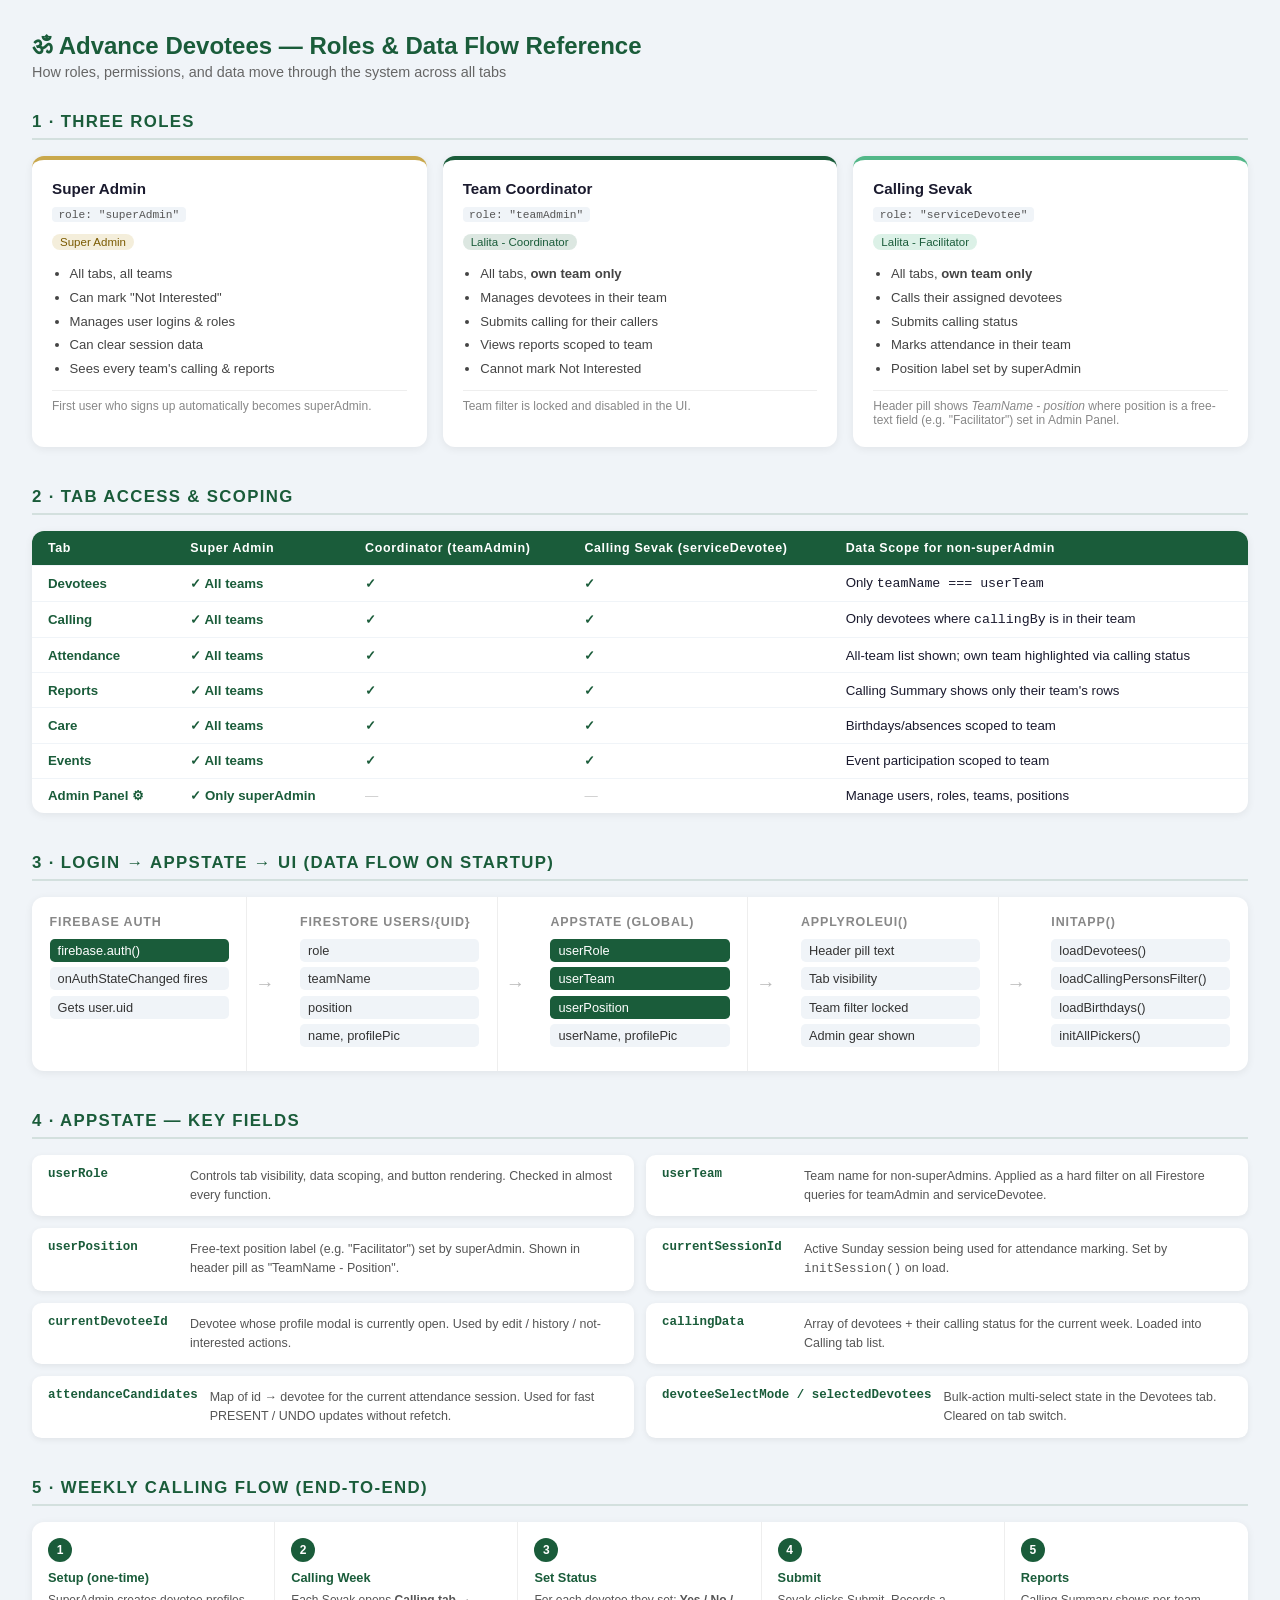
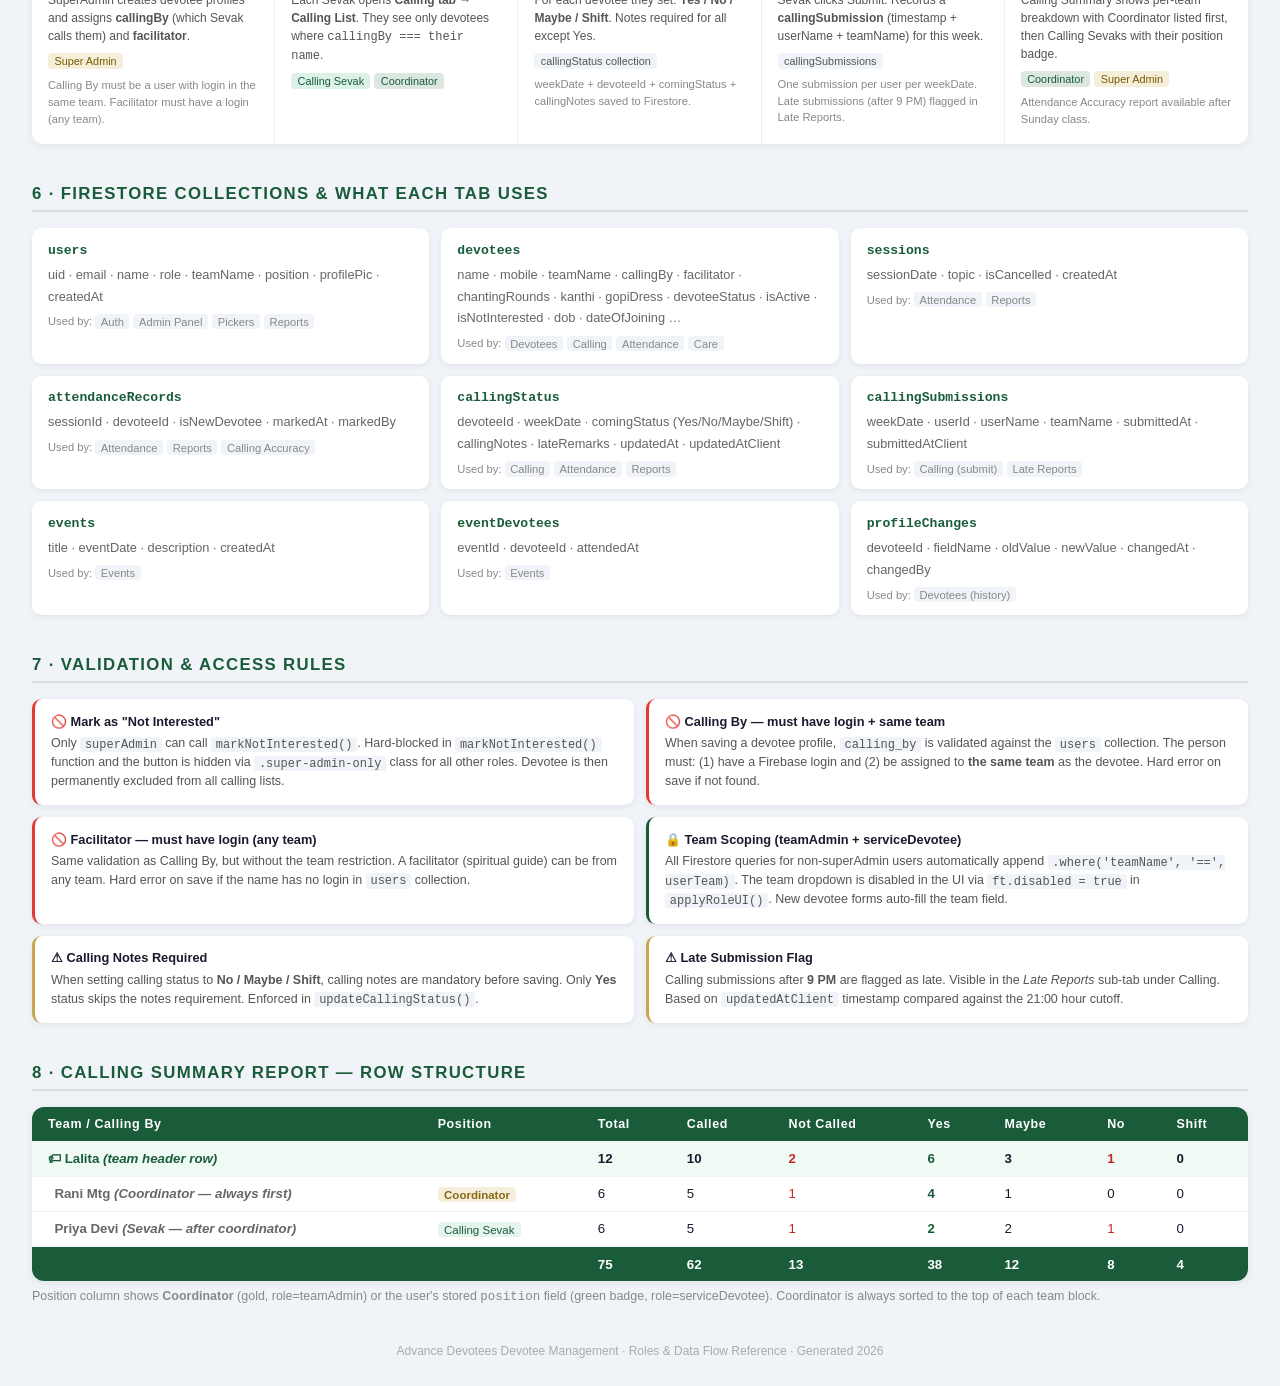
<file: ROLES_AND_DATAFLOW.html>
<!DOCTYPE html>
<html lang="en">
<head>
<meta charset="UTF-8">
<title>Advance Devotees – Roles & Data Flow</title>
<style>
  * { box-sizing: border-box; margin: 0; padding: 0; }
  body { font-family: 'Segoe UI', sans-serif; background: #f0f4f8; color: #1a1a2e; padding: 2rem; }
  h1 { font-size: 1.5rem; color: #1a5c3a; margin-bottom: .25rem; }
  .subtitle { color: #666; font-size: .9rem; margin-bottom: 2rem; }

  /* ── SECTION ── */
  section { margin-bottom: 2.5rem; }
  section > h2 { font-size: 1.05rem; text-transform: uppercase; letter-spacing: .08em; color: #1a5c3a; border-bottom: 2px solid #1a5c3a22; padding-bottom: .4rem; margin-bottom: 1rem; }

  /* ── ROLE CARDS ── */
  .role-grid { display: grid; grid-template-columns: repeat(3, 1fr); gap: 1rem; }
  .role-card { background: #fff; border-radius: .75rem; padding: 1.25rem; box-shadow: 0 2px 8px #0001; border-top: 4px solid; }
  .role-card.super  { border-color: #c9a84c; }
  .role-card.coord  { border-color: #1a5c3a; }
  .role-card.sevak  { border-color: #52b788; }
  .role-card h3 { font-size: .95rem; margin-bottom: .4rem; }
  .role-card .tag  { display: inline-block; font-size: .7rem; font-family: monospace; background: #f0f4f8; padding: .1rem .4rem; border-radius: .25rem; margin-bottom: .6rem; color: #555; }
  .role-card .pill { display: inline-block; font-size: .72rem; padding: .15rem .5rem; border-radius: 1rem; margin-bottom: .75rem; }
  .super .pill  { background: rgba(201,168,76,.2); color: #7a5a00; }
  .coord .pill  { background: rgba(26,92,58,.15); color: #1a5c3a; }
  .sevak .pill  { background: rgba(82,183,136,.2); color: #1a5c3a; }
  .role-card ul { padding-left: 1.1rem; font-size: .82rem; line-height: 1.8; color: #444; }
  .role-card .note { font-size: .75rem; color: #888; margin-top: .6rem; border-top: 1px solid #eee; padding-top: .5rem; }

  /* ── TAB ACCESS TABLE ── */
  table { width: 100%; border-collapse: collapse; background: #fff; border-radius: .75rem; overflow: hidden; box-shadow: 0 2px 8px #0001; font-size: .83rem; }
  thead { background: #1a5c3a; color: #fff; }
  th, td { padding: .6rem 1rem; text-align: left; border-bottom: 1px solid #f0f4f8; }
  th { font-weight: 600; font-size: .78rem; letter-spacing: .05em; }
  td:first-child { font-weight: 600; color: #1a5c3a; }
  .yes  { color: #1a5c3a; font-weight: 700; }
  .part { color: #c9a84c; font-weight: 600; }
  .no   { color: #ccc; }
  tr:last-child td { border-bottom: none; }
  tr:hover td { background: #f8fffe; }

  /* ── DATA FLOW ── */
  .flow { display: flex; align-items: stretch; gap: 0; background: #fff; border-radius: .75rem; overflow: hidden; box-shadow: 0 2px 8px #0001; }
  .flow-box { flex: 1; padding: 1.1rem; border-right: 1px solid #eee; }
  .flow-box:last-child { border-right: none; }
  .flow-box h4 { font-size: .78rem; text-transform: uppercase; letter-spacing: .07em; color: #888; margin-bottom: .6rem; }
  .flow-box .item { font-size: .8rem; padding: .25rem .5rem; background: #f0f4f8; border-radius: .3rem; margin-bottom: .35rem; color: #333; }
  .flow-box .item.highlight { background: #1a5c3a; color: #fff; }
  .arrow { display: flex; align-items: center; padding: 0 .5rem; color: #bbb; font-size: 1.2rem; flex-shrink: 0; }

  /* ── CALLING FLOW ── */
  .call-flow { display: grid; grid-template-columns: repeat(5, 1fr); gap: 0; background: #fff; border-radius: .75rem; overflow: hidden; box-shadow: 0 2px 8px #0001; }
  .cf-step { padding: 1rem; border-right: 1px solid #eee; position: relative; }
  .cf-step:last-child { border-right: none; }
  .cf-num { width: 24px; height: 24px; border-radius: 50%; background: #1a5c3a; color: #fff; font-size: .75rem; font-weight: 700; display: flex; align-items: center; justify-content: center; margin-bottom: .5rem; }
  .cf-step h4 { font-size: .8rem; font-weight: 700; color: #1a5c3a; margin-bottom: .35rem; }
  .cf-step p  { font-size: .75rem; color: #555; line-height: 1.5; }
  .cf-step .who { font-size: .68rem; margin-top: .5rem; padding: .15rem .4rem; border-radius: .25rem; display: inline-block; }
  .who.super  { background: rgba(201,168,76,.2); color: #7a5a00; }
  .who.coord  { background: rgba(26,92,58,.15); color: #1a5c3a; }
  .who.sevak  { background: rgba(82,183,136,.2); color: #1a5c3a; }
  .who.any    { background: #f0f4f8; color: #555; }

  /* ── COLLECTION CARDS ── */
  .col-grid { display: grid; grid-template-columns: repeat(3, 1fr); gap: .75rem; }
  .col-card { background: #fff; border-radius: .6rem; padding: .9rem 1rem; box-shadow: 0 2px 6px #0001; font-size: .8rem; }
  .col-card h4 { font-family: monospace; font-size: .82rem; color: #1a5c3a; margin-bottom: .4rem; }
  .col-card .fields { color: #666; line-height: 1.7; }
  .col-card .usedby { font-size: .7rem; margin-top: .5rem; color: #888; }
  .col-card .usedby span { background: #f0f4f8; border-radius: .25rem; padding: .1rem .35rem; margin-right: .25rem; }

  /* ── VALIDATION ── */
  .rule-grid { display: grid; grid-template-columns: repeat(2, 1fr); gap: .75rem; }
  .rule { background: #fff; border-radius: .6rem; padding: .9rem 1rem; box-shadow: 0 2px 6px #0001; border-left: 3px solid; font-size: .82rem; }
  .rule.block  { border-color: #e53935; }
  .rule.warn   { border-color: #c9a84c; }
  .rule.scope  { border-color: #1a5c3a; }
  .rule h4 { font-size: .8rem; font-weight: 700; margin-bottom: .35rem; }
  .rule p  { color: #555; line-height: 1.5; font-size: .78rem; }
  .rule code { font-family: monospace; background: #f0f4f8; padding: .05rem .3rem; border-radius: .2rem; font-size: .75rem; }

  /* ── APPSTATE ── */
  .state-grid { display: grid; grid-template-columns: repeat(2, 1fr); gap: .75rem; }
  .state-item { background: #fff; border-radius: .6rem; padding: .75rem 1rem; box-shadow: 0 2px 6px #0001; display: flex; gap: .75rem; align-items: flex-start; }
  .state-key  { font-family: monospace; font-size: .78rem; color: #1a5c3a; font-weight: 700; flex-shrink: 0; min-width: 130px; }
  .state-desc { font-size: .78rem; color: #555; line-height: 1.5; }

  @media (max-width: 900px) {
    .role-grid, .call-flow, .col-grid { grid-template-columns: 1fr 1fr; }
    .flow { flex-direction: column; }
    .arrow { transform: rotate(90deg); }
  }
</style>
</head>
<body>

<h1>ॐ Advance Devotees — Roles & Data Flow Reference</h1>
<p class="subtitle">How roles, permissions, and data move through the system across all tabs</p>

<!-- ══ 1. ROLES ══════════════════════════════════════════════════════════════ -->
<section>
  <h2>1 · Three Roles</h2>
  <div class="role-grid">

    <div class="role-card super">
      <h3>Super Admin</h3>
      <div class="tag">role: "superAdmin"</div><br>
      <div class="pill">Super Admin</div>
      <ul>
        <li>All tabs, all teams</li>
        <li>Can mark "Not Interested"</li>
        <li>Manages user logins &amp; roles</li>
        <li>Can clear session data</li>
        <li>Sees every team's calling &amp; reports</li>
      </ul>
      <div class="note">First user who signs up automatically becomes superAdmin.</div>
    </div>

    <div class="role-card coord">
      <h3>Team Coordinator</h3>
      <div class="tag">role: "teamAdmin"</div><br>
      <div class="pill">Lalita - Coordinator</div>
      <ul>
        <li>All tabs, <strong>own team only</strong></li>
        <li>Manages devotees in their team</li>
        <li>Submits calling for their callers</li>
        <li>Views reports scoped to team</li>
        <li>Cannot mark Not Interested</li>
      </ul>
      <div class="note">Team filter is locked and disabled in the UI.</div>
    </div>

    <div class="role-card sevak">
      <h3>Calling Sevak</h3>
      <div class="tag">role: "serviceDevotee"</div><br>
      <div class="pill">Lalita - Facilitator</div>
      <ul>
        <li>All tabs, <strong>own team only</strong></li>
        <li>Calls their assigned devotees</li>
        <li>Submits calling status</li>
        <li>Marks attendance in their team</li>
        <li>Position label set by superAdmin</li>
      </ul>
      <div class="note">
        Header pill shows <em>TeamName - position</em> where position is
        a free-text field (e.g. "Facilitator") set in Admin Panel.
      </div>
    </div>

  </div>
</section>

<!-- ══ 2. TAB ACCESS ═════════════════════════════════════════════════════════ -->
<section>
  <h2>2 · Tab Access &amp; Scoping</h2>
  <table>
    <thead>
      <tr>
        <th>Tab</th>
        <th>Super Admin</th>
        <th>Coordinator (teamAdmin)</th>
        <th>Calling Sevak (serviceDevotee)</th>
        <th>Data Scope for non-superAdmin</th>
      </tr>
    </thead>
    <tbody>
      <tr>
        <td>Devotees</td>
        <td class="yes">✓ All teams</td>
        <td class="yes">✓</td>
        <td class="yes">✓</td>
        <td>Only <code>teamName === userTeam</code></td>
      </tr>
      <tr>
        <td>Calling</td>
        <td class="yes">✓ All teams</td>
        <td class="yes">✓</td>
        <td class="yes">✓</td>
        <td>Only devotees where <code>callingBy</code> is in their team</td>
      </tr>
      <tr>
        <td>Attendance</td>
        <td class="yes">✓ All teams</td>
        <td class="yes">✓</td>
        <td class="yes">✓</td>
        <td>All-team list shown; own team highlighted via calling status</td>
      </tr>
      <tr>
        <td>Reports</td>
        <td class="yes">✓ All teams</td>
        <td class="yes">✓</td>
        <td class="yes">✓</td>
        <td>Calling Summary shows only their team's rows</td>
      </tr>
      <tr>
        <td>Care</td>
        <td class="yes">✓ All teams</td>
        <td class="yes">✓</td>
        <td class="yes">✓</td>
        <td>Birthdays/absences scoped to team</td>
      </tr>
      <tr>
        <td>Events</td>
        <td class="yes">✓ All teams</td>
        <td class="yes">✓</td>
        <td class="yes">✓</td>
        <td>Event participation scoped to team</td>
      </tr>
      <tr>
        <td>Admin Panel ⚙</td>
        <td class="yes">✓ Only superAdmin</td>
        <td class="no">—</td>
        <td class="no">—</td>
        <td>Manage users, roles, teams, positions</td>
      </tr>
    </tbody>
  </table>
</section>

<!-- ══ 3. AUTH & APPSTATE FLOW ══════════════════════════════════════════════ -->
<section>
  <h2>3 · Login → AppState → UI (data flow on startup)</h2>
  <div class="flow">
    <div class="flow-box">
      <h4>Firebase Auth</h4>
      <div class="item highlight">firebase.auth()</div>
      <div class="item">onAuthStateChanged fires</div>
      <div class="item">Gets user.uid</div>
    </div>
    <div class="arrow">→</div>
    <div class="flow-box">
      <h4>Firestore users/{uid}</h4>
      <div class="item">role</div>
      <div class="item">teamName</div>
      <div class="item">position</div>
      <div class="item">name, profilePic</div>
    </div>
    <div class="arrow">→</div>
    <div class="flow-box">
      <h4>AppState (global)</h4>
      <div class="item highlight">userRole</div>
      <div class="item highlight">userTeam</div>
      <div class="item highlight">userPosition</div>
      <div class="item">userName, profilePic</div>
    </div>
    <div class="arrow">→</div>
    <div class="flow-box">
      <h4>applyRoleUI()</h4>
      <div class="item">Header pill text</div>
      <div class="item">Tab visibility</div>
      <div class="item">Team filter locked</div>
      <div class="item">Admin gear shown</div>
    </div>
    <div class="arrow">→</div>
    <div class="flow-box">
      <h4>initApp()</h4>
      <div class="item">loadDevotees()</div>
      <div class="item">loadCallingPersonsFilter()</div>
      <div class="item">loadBirthdays()</div>
      <div class="item">initAllPickers()</div>
    </div>
  </div>
</section>

<!-- ══ 4. APPSTATE KEY FIELDS ══════════════════════════════════════════════ -->
<section>
  <h2>4 · AppState — Key Fields</h2>
  <div class="state-grid">
    <div class="state-item"><div class="state-key">userRole</div><div class="state-desc">Controls tab visibility, data scoping, and button rendering. Checked in almost every function.</div></div>
    <div class="state-item"><div class="state-key">userTeam</div><div class="state-desc">Team name for non-superAdmins. Applied as a hard filter on all Firestore queries for teamAdmin and serviceDevotee.</div></div>
    <div class="state-item"><div class="state-key">userPosition</div><div class="state-desc">Free-text position label (e.g. "Facilitator") set by superAdmin. Shown in header pill as "TeamName - Position".</div></div>
    <div class="state-item"><div class="state-key">currentSessionId</div><div class="state-desc">Active Sunday session being used for attendance marking. Set by <code>initSession()</code> on load.</div></div>
    <div class="state-item"><div class="state-key">currentDevoteeId</div><div class="state-desc">Devotee whose profile modal is currently open. Used by edit / history / not-interested actions.</div></div>
    <div class="state-item"><div class="state-key">callingData</div><div class="state-desc">Array of devotees + their calling status for the current week. Loaded into Calling tab list.</div></div>
    <div class="state-item"><div class="state-key">attendanceCandidates</div><div class="state-desc">Map of id → devotee for the current attendance session. Used for fast PRESENT / UNDO updates without refetch.</div></div>
    <div class="state-item"><div class="state-key">devoteeSelectMode / selectedDevotees</div><div class="state-desc">Bulk-action multi-select state in the Devotees tab. Cleared on tab switch.</div></div>
  </div>
</section>

<!-- ══ 5. CALLING FLOW ═══════════════════════════════════════════════════════ -->
<section>
  <h2>5 · Weekly Calling Flow (end-to-end)</h2>
  <div class="call-flow">
    <div class="cf-step">
      <div class="cf-num">1</div>
      <h4>Setup (one-time)</h4>
      <p>SuperAdmin creates devotee profiles and assigns <strong>callingBy</strong> (which Sevak calls them) and <strong>facilitator</strong>.</p>
      <div class="who super">Super Admin</div>
      <p style="margin-top:.5rem;font-size:.7rem;color:#888">Calling By must be a user with login in the same team. Facilitator must have a login (any team).</p>
    </div>
    <div class="cf-step">
      <div class="cf-num">2</div>
      <h4>Calling Week</h4>
      <p>Each Sevak opens <strong>Calling tab → Calling List</strong>. They see only devotees where <code>callingBy === their name</code>.</p>
      <div class="who sevak">Calling Sevak</div><div class="who coord" style="margin-left:.25rem">Coordinator</div>
    </div>
    <div class="cf-step">
      <div class="cf-num">3</div>
      <h4>Set Status</h4>
      <p>For each devotee they set: <strong>Yes / No / Maybe / Shift</strong>. Notes required for all except Yes.</p>
      <div class="who any">callingStatus collection</div>
      <p style="margin-top:.4rem;font-size:.7rem;color:#888">weekDate + devoteeId + comingStatus + callingNotes saved to Firestore.</p>
    </div>
    <div class="cf-step">
      <div class="cf-num">4</div>
      <h4>Submit</h4>
      <p>Sevak clicks Submit. Records a <strong>callingSubmission</strong> (timestamp + userName + teamName) for this week.</p>
      <div class="who any">callingSubmissions</div>
      <p style="margin-top:.4rem;font-size:.7rem;color:#888">One submission per user per weekDate. Late submissions (after 9 PM) flagged in Late Reports.</p>
    </div>
    <div class="cf-step">
      <div class="cf-num">5</div>
      <h4>Reports</h4>
      <p>Calling Summary shows per-team breakdown with Coordinator listed first, then Calling Sevaks with their position badge.</p>
      <div class="who coord">Coordinator</div><div class="who super" style="margin-left:.25rem">Super Admin</div>
      <p style="margin-top:.4rem;font-size:.7rem;color:#888">Attendance Accuracy report available after Sunday class.</p>
    </div>
  </div>
</section>

<!-- ══ 6. FIRESTORE COLLECTIONS ═══════════════════════════════════════════ -->
<section>
  <h2>6 · Firestore Collections &amp; What Each Tab Uses</h2>
  <div class="col-grid">

    <div class="col-card">
      <h4>users</h4>
      <div class="fields">uid · email · name · role · teamName · position · profilePic · createdAt</div>
      <div class="usedby">Used by: <span>Auth</span><span>Admin Panel</span><span>Pickers</span><span>Reports</span></div>
    </div>

    <div class="col-card">
      <h4>devotees</h4>
      <div class="fields">name · mobile · teamName · callingBy · facilitator · chantingRounds · kanthi · gopiDress · devoteeStatus · isActive · isNotInterested · dob · dateOfJoining …</div>
      <div class="usedby">Used by: <span>Devotees</span><span>Calling</span><span>Attendance</span><span>Care</span></div>
    </div>

    <div class="col-card">
      <h4>sessions</h4>
      <div class="fields">sessionDate · topic · isCancelled · createdAt</div>
      <div class="usedby">Used by: <span>Attendance</span><span>Reports</span></div>
    </div>

    <div class="col-card">
      <h4>attendanceRecords</h4>
      <div class="fields">sessionId · devoteeId · isNewDevotee · markedAt · markedBy</div>
      <div class="usedby">Used by: <span>Attendance</span><span>Reports</span><span>Calling Accuracy</span></div>
    </div>

    <div class="col-card">
      <h4>callingStatus</h4>
      <div class="fields">devoteeId · weekDate · comingStatus (Yes/No/Maybe/Shift) · callingNotes · lateRemarks · updatedAt · updatedAtClient</div>
      <div class="usedby">Used by: <span>Calling</span><span>Attendance</span><span>Reports</span></div>
    </div>

    <div class="col-card">
      <h4>callingSubmissions</h4>
      <div class="fields">weekDate · userId · userName · teamName · submittedAt · submittedAtClient</div>
      <div class="usedby">Used by: <span>Calling (submit)</span><span>Late Reports</span></div>
    </div>

    <div class="col-card">
      <h4>events</h4>
      <div class="fields">title · eventDate · description · createdAt</div>
      <div class="usedby">Used by: <span>Events</span></div>
    </div>

    <div class="col-card">
      <h4>eventDevotees</h4>
      <div class="fields">eventId · devoteeId · attendedAt</div>
      <div class="usedby">Used by: <span>Events</span></div>
    </div>

    <div class="col-card">
      <h4>profileChanges</h4>
      <div class="fields">devoteeId · fieldName · oldValue · newValue · changedAt · changedBy</div>
      <div class="usedby">Used by: <span>Devotees (history)</span></div>
    </div>

  </div>
</section>

<!-- ══ 7. KEY VALIDATION RULES ═══════════════════════════════════════════════ -->
<section>
  <h2>7 · Validation &amp; Access Rules</h2>
  <div class="rule-grid">

    <div class="rule block">
      <h4>🚫 Mark as "Not Interested"</h4>
      <p>Only <code>superAdmin</code> can call <code>markNotInterested()</code>. Hard-blocked in <code>markNotInterested()</code> function and the button is hidden via <code>.super-admin-only</code> class for all other roles. Devotee is then permanently excluded from all calling lists.</p>
    </div>

    <div class="rule block">
      <h4>🚫 Calling By — must have login + same team</h4>
      <p>When saving a devotee profile, <code>calling_by</code> is validated against the <code>users</code> collection. The person must: (1) have a Firebase login and (2) be assigned to <strong>the same team</strong> as the devotee. Hard error on save if not found.</p>
    </div>

    <div class="rule block">
      <h4>🚫 Facilitator — must have login (any team)</h4>
      <p>Same validation as Calling By, but without the team restriction. A facilitator (spiritual guide) can be from any team. Hard error on save if the name has no login in <code>users</code> collection.</p>
    </div>

    <div class="rule scope">
      <h4>🔒 Team Scoping (teamAdmin + serviceDevotee)</h4>
      <p>All Firestore queries for non-superAdmin users automatically append <code>.where('teamName', '==', userTeam)</code>. The team dropdown is disabled in the UI via <code>ft.disabled = true</code> in <code>applyRoleUI()</code>. New devotee forms auto-fill the team field.</p>
    </div>

    <div class="rule warn">
      <h4>⚠ Calling Notes Required</h4>
      <p>When setting calling status to <strong>No / Maybe / Shift</strong>, calling notes are mandatory before saving. Only <strong>Yes</strong> status skips the notes requirement. Enforced in <code>updateCallingStatus()</code>.</p>
    </div>

    <div class="rule warn">
      <h4>⚠ Late Submission Flag</h4>
      <p>Calling submissions after <strong>9 PM</strong> are flagged as late. Visible in the <em>Late Reports</em> sub-tab under Calling. Based on <code>updatedAtClient</code> timestamp compared against the 21:00 hour cutoff.</p>
    </div>

  </div>
</section>

<!-- ══ 8. CALLING SUMMARY REPORT STRUCTURE ══════════════════════════════════ -->
<section>
  <h2>8 · Calling Summary Report — Row Structure</h2>
  <table>
    <thead>
      <tr>
        <th>Team / Calling By</th>
        <th>Position</th>
        <th>Total</th>
        <th>Called</th>
        <th>Not Called</th>
        <th>Yes</th>
        <th>Maybe</th>
        <th>No</th>
        <th>Shift</th>
      </tr>
    </thead>
    <tbody>
      <tr style="background:#f0faf5;font-weight:700">
        <td colspan="2">🏷 Lalita <em>(team header row)</em></td>
        <td>12</td><td>10</td><td style="color:#c62828">2</td>
        <td style="color:#1a5c3a">6</td><td>3</td><td style="color:#c62828">1</td><td>0</td>
      </tr>
      <tr>
        <td style="padding-left:1.4rem;color:#666">Rani Mtg <em>(Coordinator — always first)</em></td>
        <td><span style="font-size:.72rem;padding:.1rem .4rem;border-radius:.25rem;background:rgba(201,168,76,.2);color:#8B6914;font-weight:600">Coordinator</span></td>
        <td>6</td><td>5</td><td style="color:#c62828">1</td>
        <td style="color:#1a5c3a;font-weight:700">4</td><td>1</td><td>0</td><td>0</td>
      </tr>
      <tr>
        <td style="padding-left:1.4rem;color:#666">Priya Devi <em>(Sevak — after coordinator)</em></td>
        <td><span style="font-size:.72rem;padding:.1rem .4rem;border-radius:.25rem;background:rgba(82,183,136,.15);color:#1a5c3a">Calling Sevak</span></td>
        <td>6</td><td>5</td><td style="color:#c62828">1</td>
        <td style="color:#1a5c3a;font-weight:700">2</td><td>2</td><td style="color:#c62828">1</td><td>0</td>
      </tr>
      <tr style="background:#1a5c3a;color:#fff;font-weight:700">
        <td colspan="2">Grand Total</td>
        <td>75</td><td>62</td><td>13</td><td>38</td><td>12</td><td>8</td><td>4</td>
      </tr>
    </tbody>
  </table>
  <p style="font-size:.78rem;color:#888;margin-top:.5rem">
    Position column shows <strong>Coordinator</strong> (gold, role=teamAdmin) or the user's stored <code>position</code> field (green badge, role=serviceDevotee).
    Coordinator is always sorted to the top of each team block.
  </p>
</section>

<p style="font-size:.75rem;color:#aaa;margin-top:2rem;text-align:center">Advance Devotees Devotee Management · Roles &amp; Data Flow Reference · Generated 2026</p>

</body>
</html>
</file>
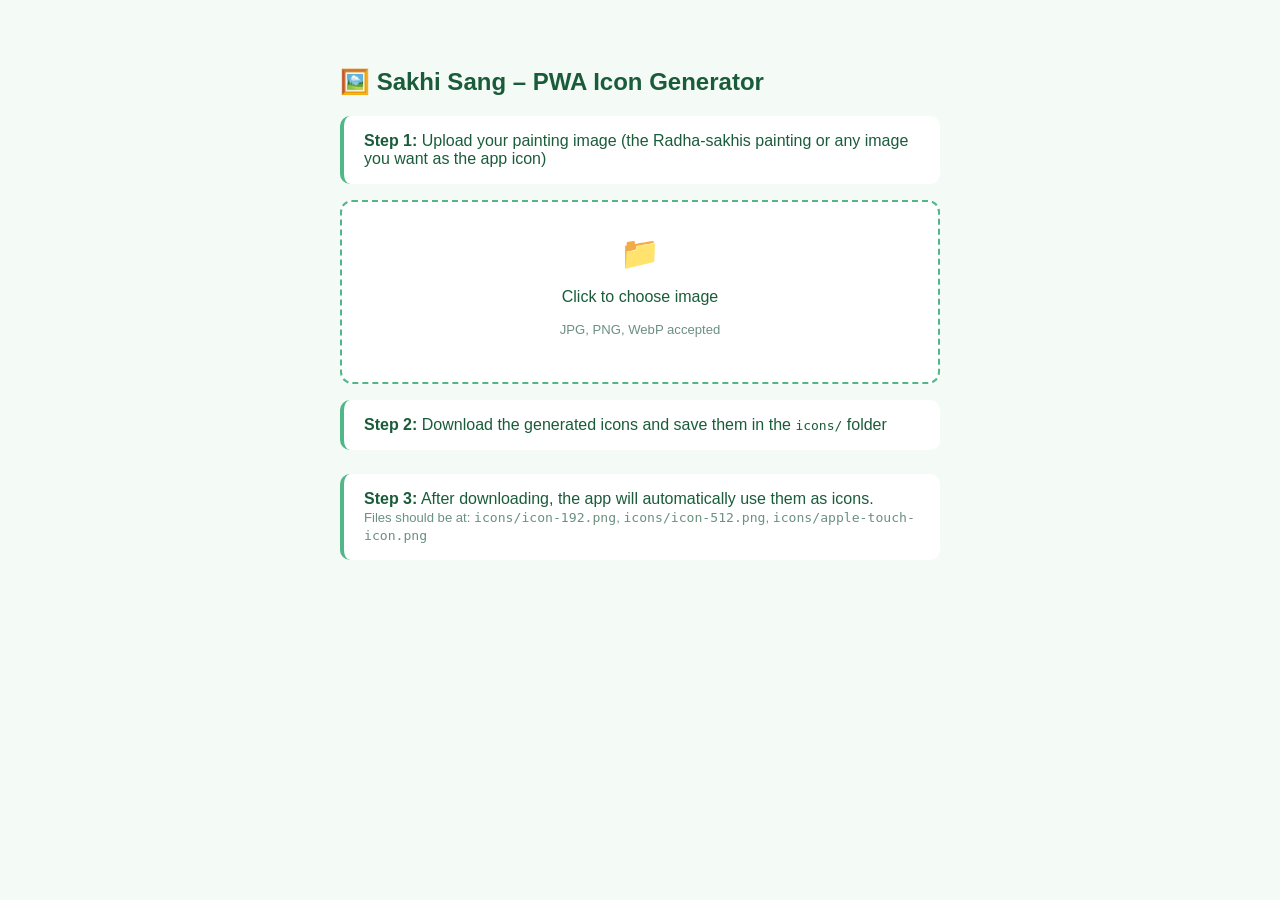
<file: icons/gen-icons.html>
<!DOCTYPE html>
<html lang="en">
<head>
<meta charset="UTF-8">
<title>Generate PWA Icons – Sakhi Sang</title>
<style>
  body { font-family: sans-serif; max-width: 600px; margin: 2rem auto; padding: 1rem; background: #f4fbf6; color: #1a5c3a; }
  h2 { color: #1a5c3a; }
  .drop { border: 2px dashed #52b788; border-radius: 12px; padding: 2rem; text-align: center; cursor: pointer; background: #fff; margin: 1rem 0; }
  .drop:hover { background: #d8f3dc; }
  input[type=file] { display: none; }
  button { background: #1a5c3a; color: #fff; border: none; padding: .65rem 1.5rem; border-radius: 8px; cursor: pointer; font-size: 1rem; margin: .4rem; }
  button:hover { background: #2d7a52; }
  .previews { display: flex; gap: 1.5rem; flex-wrap: wrap; margin-top: 1.5rem; align-items: flex-end; }
  .preview-box { text-align: center; }
  canvas { border-radius: 16px; box-shadow: 0 2px 10px rgba(0,0,0,.15); display: block; }
  .note { font-size: .82rem; color: #6b9080; margin-top: .5rem; }
  .step { background: #fff; border-radius: 10px; padding: 1rem 1.25rem; margin: .75rem 0; border-left: 4px solid #52b788; }
</style>
</head>
<body>
<h2>🖼️ Sakhi Sang – PWA Icon Generator</h2>

<div class="step">
  <strong>Step 1:</strong> Upload your painting image (the Radha-sakhis painting or any image you want as the app icon)
</div>

<div class="drop" onclick="document.getElementById('img-input').click()">
  <div style="font-size:2rem">📁</div>
  <p>Click to choose image</p>
  <p class="note">JPG, PNG, WebP accepted</p>
  <input type="file" id="img-input" accept="image/*" onchange="loadImage(event)">
</div>

<div class="step">
  <strong>Step 2:</strong> Download the generated icons and save them in the <code>icons/</code> folder
</div>

<div class="previews" id="previews" style="display:none">
  <div class="preview-box">
    <canvas id="c192" width="192" height="192"></canvas>
    <p class="note">icon-192.png</p>
    <button onclick="download('c192','icon-192.png')">⬇ Download 192×192</button>
  </div>
  <div class="preview-box">
    <canvas id="c512" width="512" height="512"></canvas>
    <p class="note">icon-512.png</p>
    <button onclick="download('c512','icon-512.png')">⬇ Download 512×512</button>
  </div>
  <div class="preview-box">
    <canvas id="c180" width="180" height="180"></canvas>
    <p class="note">apple-touch-icon.png</p>
    <button onclick="download('c180','apple-touch-icon.png')">⬇ Download Apple</button>
  </div>
</div>

<div class="step" style="margin-top:1.5rem">
  <strong>Step 3:</strong> After downloading, the app will automatically use them as icons.<br>
  <span class="note">Files should be at: <code>icons/icon-192.png</code>, <code>icons/icon-512.png</code>, <code>icons/apple-touch-icon.png</code></span>
</div>

<script>
function loadImage(e) {
  const file = e.target.files[0];
  if (!file) return;
  const reader = new FileReader();
  reader.onload = function(ev) {
    const img = new Image();
    img.onload = function() {
      drawRounded('c192', img, 192, 24);
      drawRounded('c512', img, 512, 72);
      drawRounded('c180', img, 180, 22);
      document.getElementById('previews').style.display = 'flex';
    };
    img.src = ev.target.result;
  };
  reader.readAsDataURL(file);
}

function drawRounded(canvasId, img, size, radius) {
  const canvas = document.getElementById(canvasId);
  const ctx = canvas.getContext('2d');
  ctx.clearRect(0, 0, size, size);
  ctx.save();
  // Rounded rect clip
  ctx.beginPath();
  ctx.moveTo(radius, 0);
  ctx.arcTo(size, 0, size, size, radius);
  ctx.arcTo(size, size, 0, size, radius);
  ctx.arcTo(0, size, 0, 0, radius);
  ctx.arcTo(0, 0, size, 0, radius);
  ctx.closePath();
  ctx.clip();
  // Draw image cover-fit
  const ratio = Math.max(size / img.width, size / img.height);
  const w = img.width * ratio, h = img.height * ratio;
  ctx.drawImage(img, (size - w) / 2, (size - h) / 2, w, h);
  ctx.restore();
}

function download(canvasId, filename) {
  const canvas = document.getElementById(canvasId);
  const a = document.createElement('a');
  a.download = filename;
  a.href = canvas.toDataURL('image/png');
  a.click();
}
</script>
</body>
</html>
</file>
